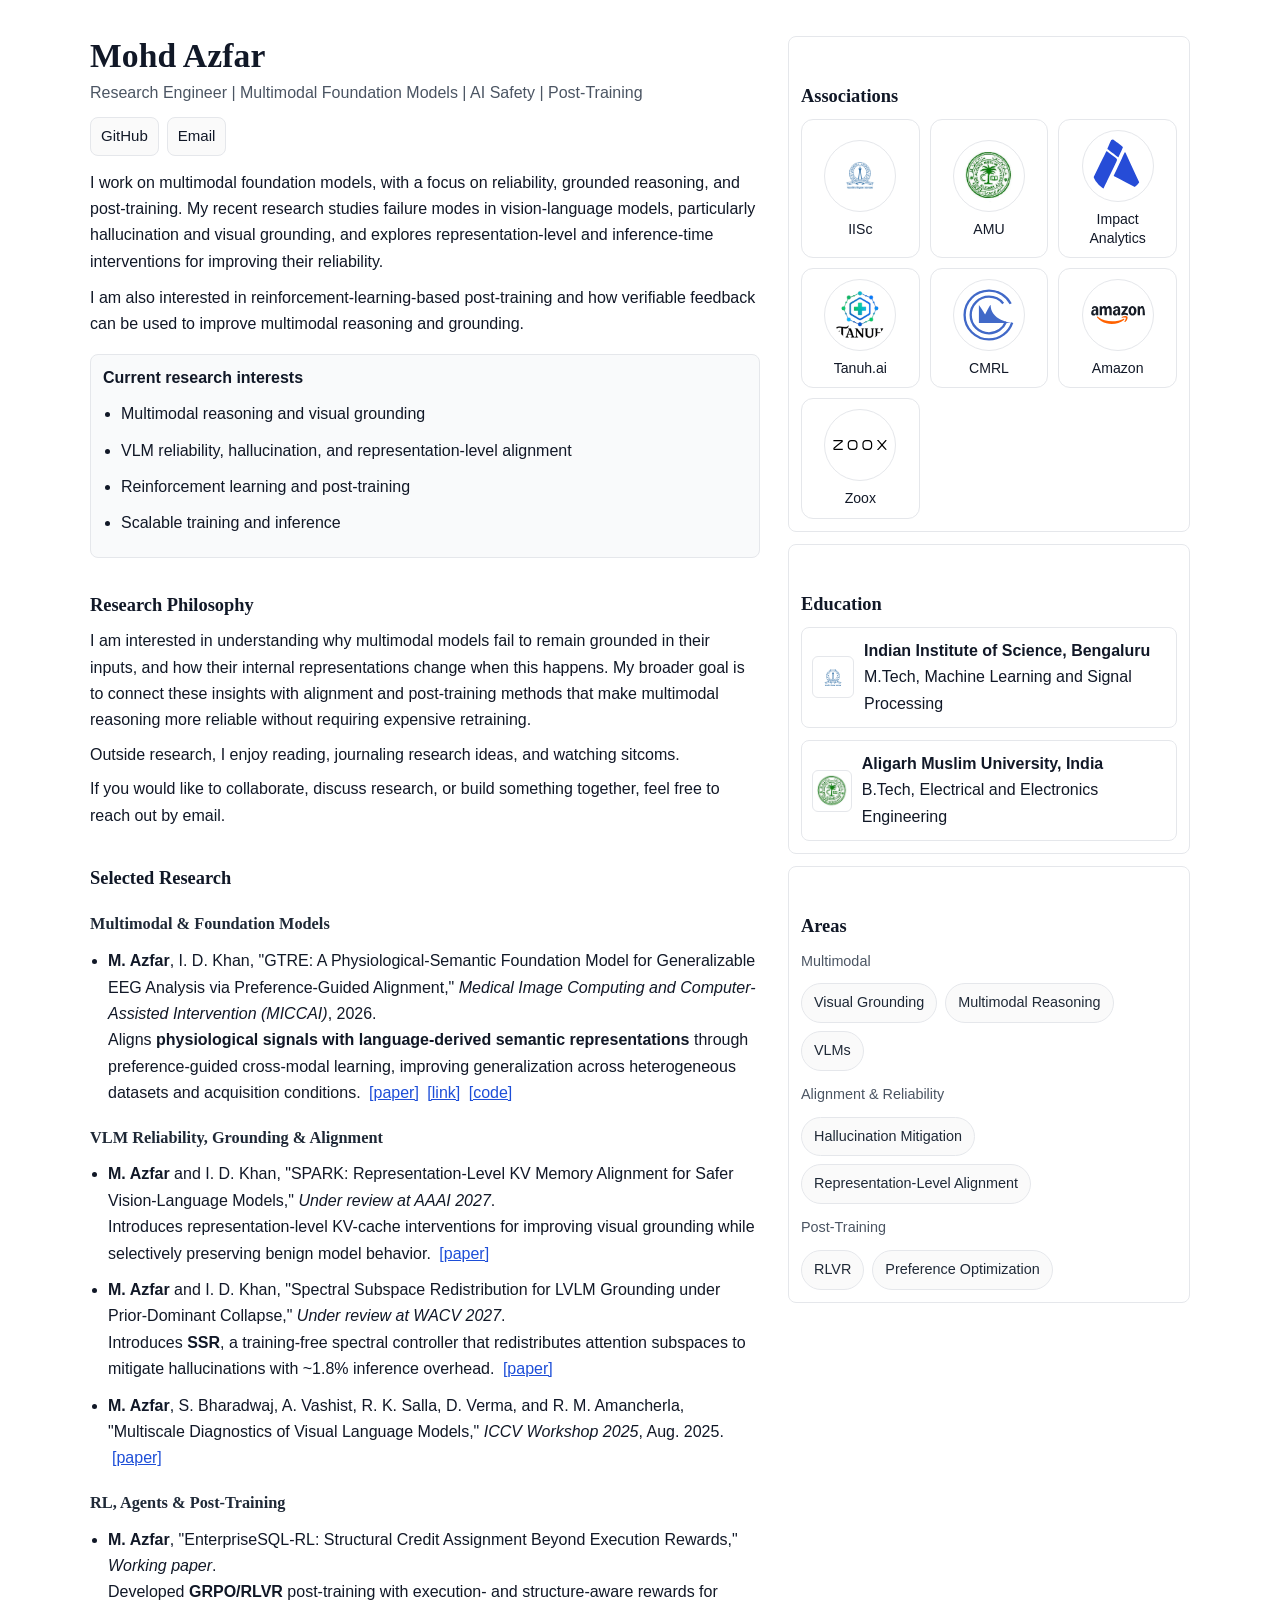
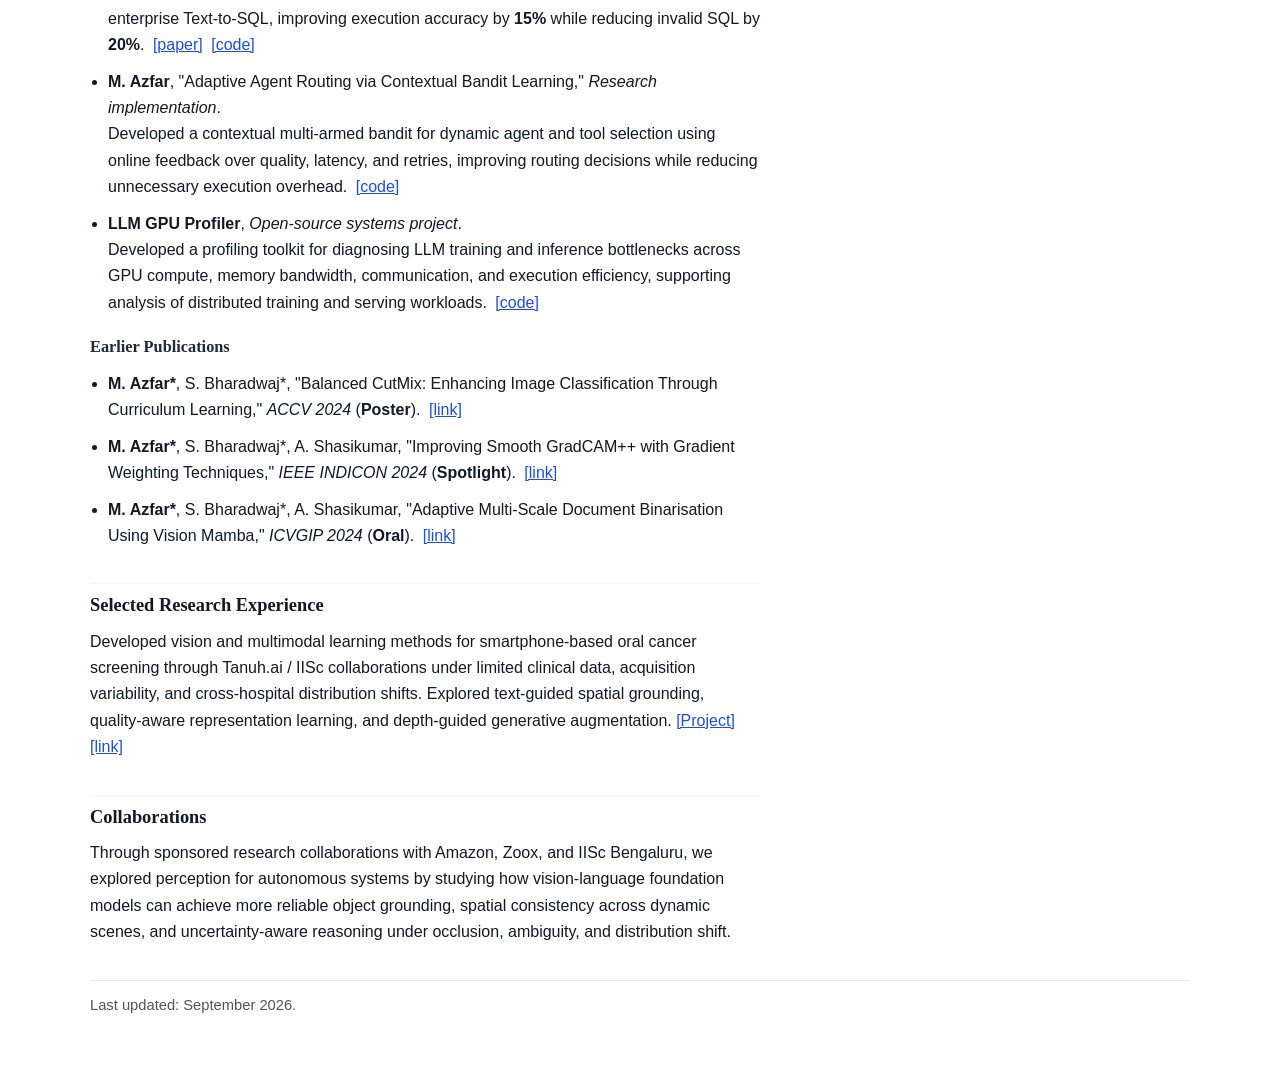
<file: index.html>
<!doctype html>
<html>
  <head>
    <meta charset="utf-8" />
    <meta name="viewport" content="width=device-width,initial-scale=1" />
    <title>Mohd Azfar | Research</title>
    <style>
      :root {
        --text: #111827;
        --muted: #4b5563;
        --link: #1d4ed8;
        --line: #e5e7eb;
      }
      body {
        margin: 0 auto;
        max-width: 1100px;
        padding: 36px 20px 56px;
        font-family: "Avenir Next", "Inter", -apple-system, BlinkMacSystemFont, "Segoe UI", Arial, sans-serif;
        background: #fff;
        color: var(--text);
        line-height: 1.65;
      }
      h1 {
        margin: 0 0 4px;
        font-size: 2.1rem;
        line-height: 1.2;
        font-family: "Iowan Old Style", "Palatino Linotype", Palatino, Georgia, serif;
        letter-spacing: 0.1px;
      }
      h2 {
        margin: 32px 0 8px;
        font-size: 1.15rem;
        font-family: "Iowan Old Style", "Palatino Linotype", Palatino, Georgia, serif;
      }
      h3 {
        margin: 18px 0 6px;
        font-size: 1.02rem;
        font-weight: 600;
        color: #1f2937;
        font-family: "Iowan Old Style", "Palatino Linotype", Palatino, Georgia, serif;
      }
      p { margin: 8px 0; }
      .layout {
        display: grid;
        grid-template-columns: minmax(0, 1fr);
        gap: 28px;
      }
      .main {
        min-width: 0;
      }
      .side {
        min-width: 0;
      }
      .panel {
        border: 1px solid var(--line);
        border-radius: 8px;
        padding: 12px;
        background: #fff;
        margin-bottom: 12px;
      }
      .about {
        margin-top: 8px;
      }
      .about p {
        margin: 10px 0;
      }
      .tagline {
        margin: 0 0 14px;
        color: var(--muted);
        font-weight: 500;
      }
      .tagline-row {
        display: flex;
        flex-wrap: wrap;
        align-items: center;
        gap: 10px;
        margin-bottom: 14px;
      }
      .tagline-row .tagline {
        margin: 0;
      }
      .quick-links {
        display: inline-flex;
        flex-wrap: wrap;
        gap: 8px;
      }
      .links {
        display: flex; flex-wrap: wrap;
        gap: 10px;
        margin-top: 12px;
      }
      .button {
        display: inline-block; padding: 6px 10px;
        border: 1px solid var(--line);
        border-radius: 8px;
        text-decoration: none;
        color: var(--text);
        background: #fafafa;
        font-size: 0.94rem;
      }
      .highlight {
        margin-top: 16px; padding: 10px 12px;
        background: #f9fafb;
        border: 1px solid var(--line);
        border-radius: 8px;
      }
      .highlight ul {
        margin: 8px 0 0;
      }
      .highlight li {
        margin: 4px 0;
      }
      .research-philosophy {
        margin-top: 14px;
      }
      .compact-list {
        list-style: none;
        margin: 0;
        padding: 0;
      }
      .compact-list li {
        margin: 8px 0;
        padding-left: 0;
      }
      .assoc-grid {
        display: grid;
        grid-template-columns: repeat(2, minmax(0, 1fr));
        gap: 10px;
      }
      .assoc-item {
        border: 1px solid var(--line);
        border-radius: 12px;
        padding: 10px 8px;
        display: flex;
        flex-direction: column;
        align-items: center;
        justify-content: center;
        text-align: center;
        gap: 8px;
        font-size: 0.88rem;
        line-height: 1.3;
      }
      .assoc-logo {
        width: 54px;
        height: 54px;
        object-fit: contain;
        border-radius: 999px;
        border: 1px solid var(--line);
        background: #fff;
        padding: 8px;
      }
      .chip-cloud {
        display: flex;
        flex-wrap: wrap;
        gap: 8px;
        margin-top: 10px;
      }
      .chip {
        display: inline-flex;
        align-items: center;
        border: 1px solid var(--line);
        border-radius: 999px;
        padding: 7px 12px;
        font-size: 0.9rem;
        background: #fafafa;
        color: #1f2937;
      }
      .area-group {
        margin-top: 12px;
      }
      .area-group:first-of-type {
        margin-top: 0;
      }
      .area-title {
        display: block;
        font-size: 0.9rem;
        color: var(--muted);
        margin-bottom: 6px;
      }
      .new-tag {
        margin-left: 4px;
      }
      .edu-grid {
        display: grid; grid-template-columns: 1fr;
        gap: 12px;
      }
      .edu-card {
        border: 1px solid var(--line);
        border-radius: 8px;
        padding: 10px;
        background: #fff;
      }
      .edu-head {
        display: flex; align-items: center; gap: 10px;
      }
      .logo {
        width: 34px; height: 34px;
        object-fit: contain;
        border-radius: 6px;
        background: #fff;
        border: 1px solid var(--line);
        padding: 3px;
      }
      .main ul { margin: 6px 0 2px; padding-left: 18px; }
      .main li { margin: 10px 0; }
      .main li a { margin-left: 4px; white-space: nowrap; }
      .main > h2 {
        margin-top: 34px;
        padding-top: 6px;
        border-top: 1px solid #f3f4f6;
      }
      .main > h2:first-of-type {
        border-top: none;
        padding-top: 0;
      }
      ul { margin: 8px 0 0; padding-left: 18px; }
      li { margin: 8px 0; }
      a { color: var(--link); }
      .muted { color: var(--muted); }
      footer {
        margin-top: 26px;
        color: var(--muted);
        font-size: 0.92rem;
        border-top: 1px solid var(--line);
        padding-top: 12px;
      }
      @media (min-width: 860px) {
        .layout {
          grid-template-columns: minmax(0, 1.25fr) minmax(260px, 0.75fr);
          align-items: start;
        }
        .side {
          position: sticky;
          top: 18px;
        }
        .edu-grid {
          grid-template-columns: 1fr;
        }
      }
      @media (min-width: 980px) {
        .assoc-grid {
          grid-template-columns: repeat(3, minmax(0, 1fr));
        }
      }
    </style>
  </head>
  <body>
    <div class="layout">
      <main class="main">
        <h1>Mohd Azfar</h1>
        <div class="tagline-row">
          <p class="tagline">Research Engineer | Multimodal Foundation Models | AI Safety | Post-Training</p>
          <div class="quick-links">
            <a class="button" href="https://github.com/AZFAR176">GitHub</a>
            <a class="button" href="mailto:azfar45@gmail.com">Email</a>
          </div>
        </div>
        <div class="about">
          <p>
            I work on multimodal foundation models, with a focus on reliability, grounded
            reasoning, and post-training. My recent research studies failure modes in
            vision-language models, particularly hallucination and visual grounding, and explores
            representation-level and inference-time interventions for improving their reliability.
          </p>
          <p>
            I am also interested in reinforcement-learning-based post-training and how verifiable
            feedback can be used to improve multimodal reasoning and grounding.
          </p>
        </div>

        <div class="highlight">
          <strong>Current research interests</strong>
          <ul>
            <li>Multimodal reasoning and visual grounding</li>
            <li>VLM reliability, hallucination, and representation-level alignment</li>
            <li>Reinforcement learning and post-training</li>
            <li>Scalable training and inference</li>
          </ul>
        </div>
        <div class="research-philosophy">
          <h2>Research Philosophy</h2>
          <p>
            I am interested in understanding why multimodal models fail to remain grounded in their
            inputs, and how their internal representations change when this happens. My broader goal
            is to connect these insights with alignment and post-training methods that make
            multimodal reasoning more reliable without requiring expensive retraining.
          </p>
        </div>
        <p>
          Outside research, I enjoy reading, journaling research ideas, and watching sitcoms.
        </p>
        <p>
          If you would like to collaborate, discuss research, or build something together, feel free
          to reach out by email.
        </p>

        <h2>Selected Research</h2>

        <h3>Multimodal &amp; Foundation Models</h3>
        <ul>
          <li>
            <strong>M. Azfar</strong>, I. D. Khan, "GTRE: A Physiological-Semantic Foundation Model
            for Generalizable EEG Analysis via Preference-Guided Alignment,"
            <em>Medical Image Computing and Computer-Assisted Intervention (MICCAI)</em>, 2026.
            <br />
            Aligns <strong>physiological signals with language-derived semantic representations</strong>
            through preference-guided cross-modal learning, improving generalization across
            heterogeneous datasets and acquisition conditions.
            <a href="https://drive.google.com/file/d/1Hyg6BrnrAS3Ujw38WboSovMrlEZz4kcX/view?usp=sharing">[paper]</a>
            <a href="https://drive.google.com/file/d/1PhVH8EvVGTHi2NHqk41rSpE3ggIUJ93-/view?usp=drive_link">[link]</a>
            <a href="https://github.com/AZFAR176/GTRE-">[code]</a>
          </li>
        </ul>

        <h3>VLM Reliability, Grounding &amp; Alignment</h3>
        <ul>
          <li>
            <strong>M. Azfar</strong> and I. D. Khan,
            "SPARK: Representation-Level KV Memory Alignment for Safer Vision-Language Models,"
            <em>Under review at AAAI 2027</em>.
            <br />
            Introduces representation-level KV-cache interventions for improving visual grounding
            while selectively preserving benign model behavior.
            <a href="https://arxiv.org/pdf/2609.14258">[paper]</a>
          </li>
          <li>
            <strong>M. Azfar</strong> and I. D. Khan,
            "Spectral Subspace Redistribution for LVLM Grounding under Prior-Dominant Collapse,"
            <em>Under review at WACV 2027</em>.
            <br />
            Introduces <strong>SSR</strong>, a training-free spectral controller that redistributes
            attention subspaces to mitigate hallucinations with ~1.8% inference overhead.
            <a href="https://drive.google.com/file/d/1JaJ2Kip2W7fhV45wzEcK1ykvJdPXO3st/view?usp=sharing">[paper]</a>
          </li>
          <li>
            <strong>M. Azfar</strong>, S. Bharadwaj, A. Vashist, R. K. Salla, D. Verma, and
            R. M. Amancherla, "Multiscale Diagnostics of Visual Language Models,"
            <em>ICCV Workshop 2025</em>, Aug. 2025.
            <a href="https://drive.google.com/file/d/1X8sgpmNBwMt0rCEsAwdg7KiBl6ffQj7f/view?usp=drive_link">[paper]</a>
          </li>
        </ul>

        <h3>RL, Agents &amp; Post-Training</h3>
        <ul>
          <li>
            <strong>M. Azfar</strong>, "EnterpriseSQL-RL: Structural Credit Assignment Beyond
            Execution Rewards," <em>Working paper</em>.
            <br />
            Developed <strong>GRPO/RLVR</strong> post-training with execution- and structure-aware
            rewards for enterprise Text-to-SQL, improving execution accuracy by <strong>15%</strong>
            while reducing invalid SQL by <strong>20%</strong>.
            <a href="https://drive.google.com/file/d/1VLNaSUlqKvdjoW_CC5l3RoCbU4gyEYBM/view?usp=sharing">[paper]</a>
            <a href="https://github.com/AZFAR176/Text-to-SQL-RL-Pipeline">[code]</a>
          </li>
          <li>
            <strong>M. Azfar</strong>, "Adaptive Agent Routing via Contextual Bandit Learning,"
            <em>Research implementation</em>.
            <br />
            Developed a contextual multi-armed bandit for dynamic agent and tool selection using
            online feedback over quality, latency, and retries, improving routing decisions while
            reducing unnecessary execution overhead.
            <a href="https://github.com/AZFAR176/Contextual-Bandits-For-Multi-Agent-Systems">[code]</a>
          </li>
          <li>
            <strong>LLM GPU Profiler</strong>, <em>Open-source systems project</em>.
            <br />
            Developed a profiling toolkit for diagnosing LLM training and inference bottlenecks
            across GPU compute, memory bandwidth, communication, and execution efficiency,
            supporting analysis of distributed training and serving workloads.
            <a href="https://github.com/AZFAR176/LLm-Gpu-Profiler">[code]</a>
          </li>
        </ul>

        <h3>Earlier Publications</h3>
        <ul>
          <li>
            <strong>M. Azfar*</strong>, S. Bharadwaj*, "Balanced CutMix: Enhancing Image
            Classification Through Curriculum Learning," <em>ACCV 2024</em> (<strong>Poster</strong>).
            <a href="https://openreview.net/forum?id=viJW1oihrG">[link]</a>
          </li>
          <li>
            <strong>M. Azfar*</strong>, S. Bharadwaj*, A. Shasikumar, "Improving Smooth GradCAM++
            with Gradient Weighting Techniques," <em>IEEE INDICON 2024</em>
            (<strong>Spotlight</strong>).
            <a href="https://ieeexplore.ieee.org/document/10958549">[link]</a>
          </li>
          <li>
            <strong>M. Azfar*</strong>, S. Bharadwaj*, A. Shasikumar,
            "Adaptive Multi-Scale Document Binarisation Using Vision Mamba," <em>ICVGIP 2024</em>
            (<strong>Oral</strong>).
            <a href="https://arxiv.org/abs/2410.22811">[link]</a>
          </li>
        </ul>

        <h2>Selected Research Experience</h2>
        <p>
          Developed vision and multimodal learning methods for smartphone-based oral cancer
          screening through Tanuh.ai / IISc collaborations under limited clinical data,
          acquisition variability, and cross-hospital distribution shifts. Explored text-guided
          spatial grounding, quality-aware representation learning, and depth-guided generative
          augmentation.
          <a href="https://drive.google.com/file/d/1Csbd5pU62mBTB8BJAMxvM7r9XBTa-Ak2/view?usp=sharing">[Project]</a>
          <a href="https://www.tanuh.ai/solutions/oral-cancer">[link]</a>
        </p>
        <h2>Collaborations</h2>
        <p>
          Through sponsored research collaborations with Amazon, Zoox, and IISc Bengaluru, we explored
          perception for autonomous systems by studying how vision-language foundation models can achieve
          more reliable object grounding, spatial consistency across dynamic scenes, and uncertainty-aware
          reasoning under occlusion, ambiguity, and distribution shift.
        </p>
      </main>

      <aside class="side">
        <section class="panel">
          <h2>Associations</h2>
          <div class="assoc-grid">
            <div class="assoc-item"><img class="assoc-logo" src="assets/logos/iisc.png" alt="IISc logo" />IISc</div>
            <div class="assoc-item"><img class="assoc-logo" src="assets/logos/amu.jpg" alt="AMU logo" />AMU</div>
            <div class="assoc-item"><img class="assoc-logo" src="assets/logos/impact-analytics.svg" alt="Impact Analytics logo" />Impact Analytics</div>
            <div class="assoc-item"><img class="assoc-logo" src="assets/logos/tanuh.png" alt="Tanuh logo" />Tanuh.ai</div>
            <div class="assoc-item"><img class="assoc-logo" src="assets/logos/cmrl.svg" alt="CMRL logo" />CMRL</div>
            <div class="assoc-item"><img class="assoc-logo" src="assets/logos/amazon.svg" alt="Amazon logo" />Amazon</div>
            <div class="assoc-item"><img class="assoc-logo" src="assets/logos/zoox.svg" alt="Zoox logo" />Zoox</div>
          </div>
        </section>

        <section class="panel">
          <h2>Education</h2>
          <div class="edu-grid">
            <div class="edu-card">
              <div class="edu-head">
                <img class="logo" src="assets/logos/iisc.png" alt="IISc logo" />
                <div>
                  <strong>Indian Institute of Science, Bengaluru</strong><br />
                  M.Tech, Machine Learning and Signal Processing
                </div>
              </div>
            </div>
            <div class="edu-card">
              <div class="edu-head">
                <img class="logo" src="assets/logos/amu.jpg" alt="AMU logo" />
                <div>
                  <strong>Aligarh Muslim University, India</strong><br />
                  B.Tech, Electrical and Electronics Engineering
                </div>
              </div>
            </div>
          </div>
        </section>

        <section class="panel">
          <h2>Areas</h2>
          <div class="area-group">
            <span class="area-title">Multimodal</span>
            <div class="chip-cloud">
              <span class="chip">Visual Grounding</span>
              <span class="chip">Multimodal Reasoning</span>
              <span class="chip">VLMs</span>
            </div>
          </div>
          <div class="area-group">
            <span class="area-title">Alignment &amp; Reliability</span>
            <div class="chip-cloud">
              <span class="chip">Hallucination Mitigation</span>
              <span class="chip">Representation-Level Alignment</span>
            </div>
          </div>
          <div class="area-group">
            <span class="area-title">Post-Training</span>
            <div class="chip-cloud">
              <span class="chip">RLVR</span>
              <span class="chip">Preference Optimization</span>
            </div>
          </div>
        </section>
      </aside>
    </div>

    <footer>
      Last updated: September 2026.
    </footer>
  </body>
</html>
</file>
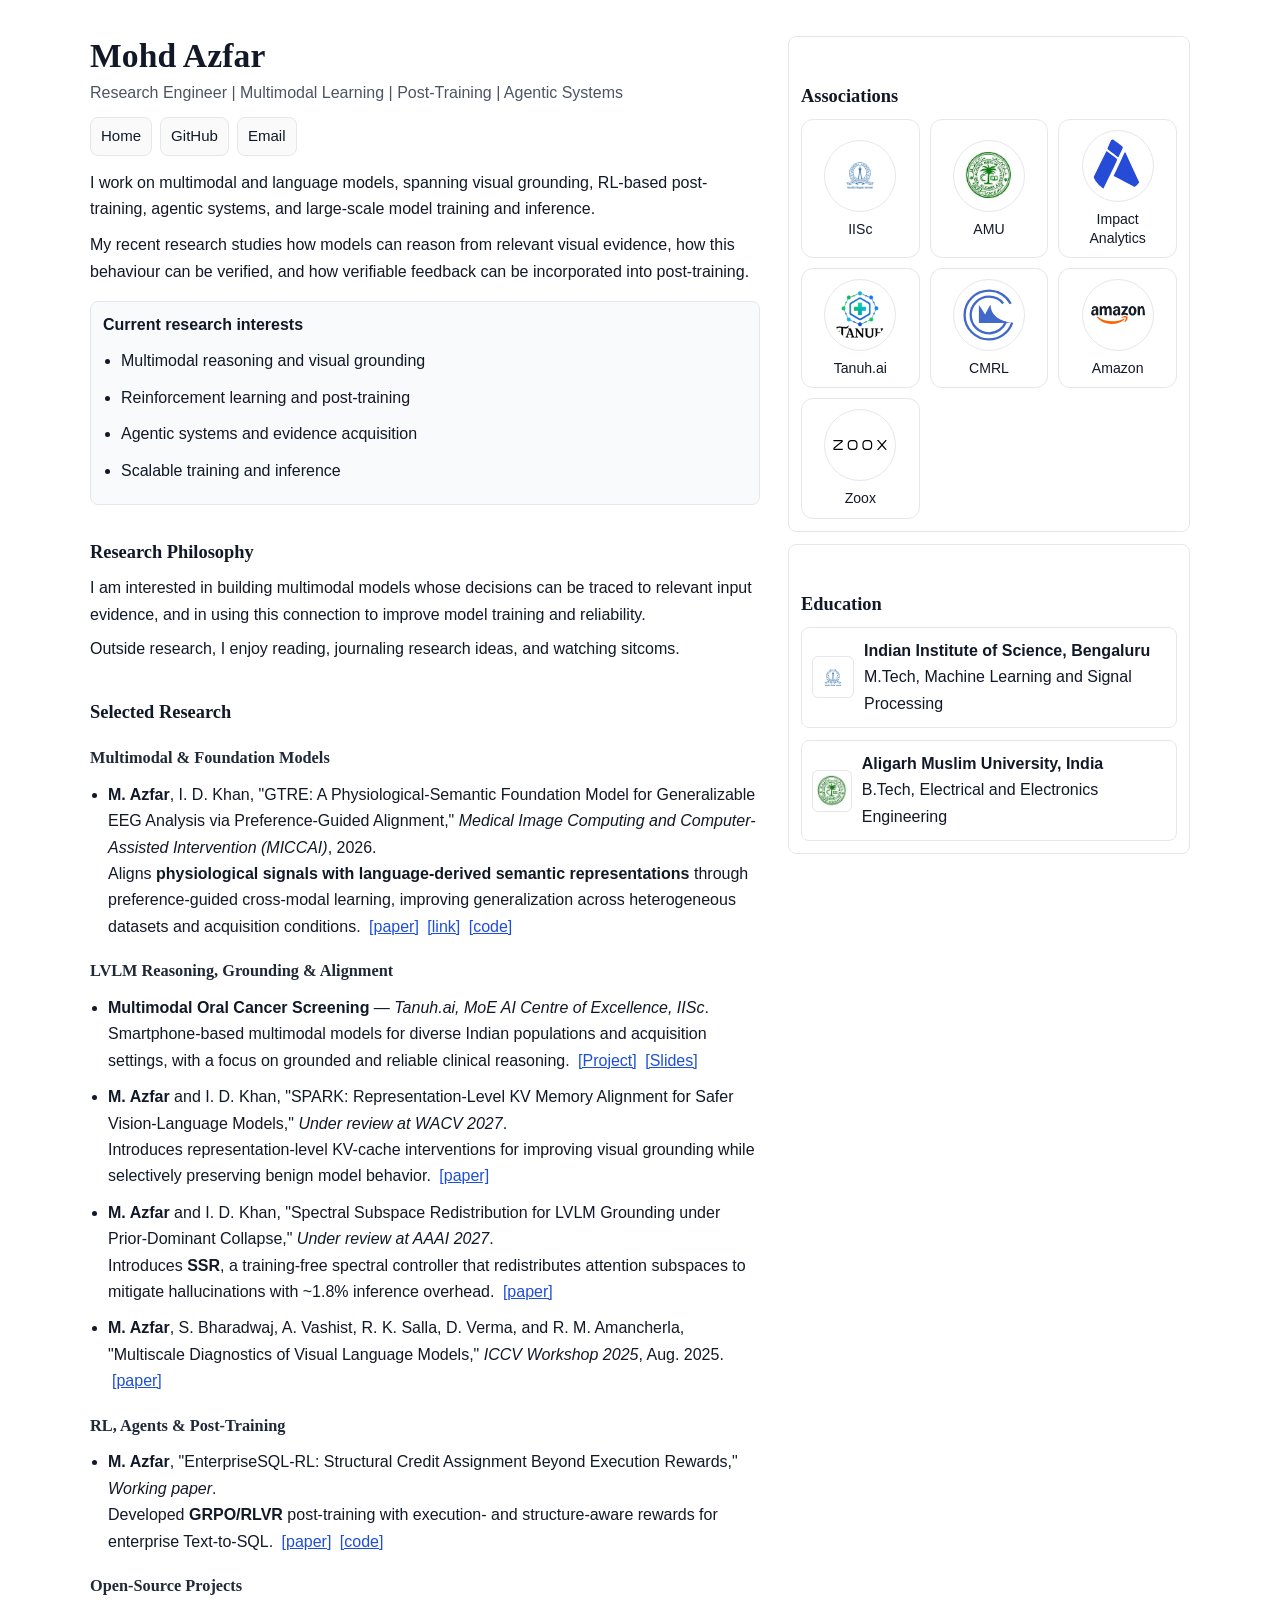
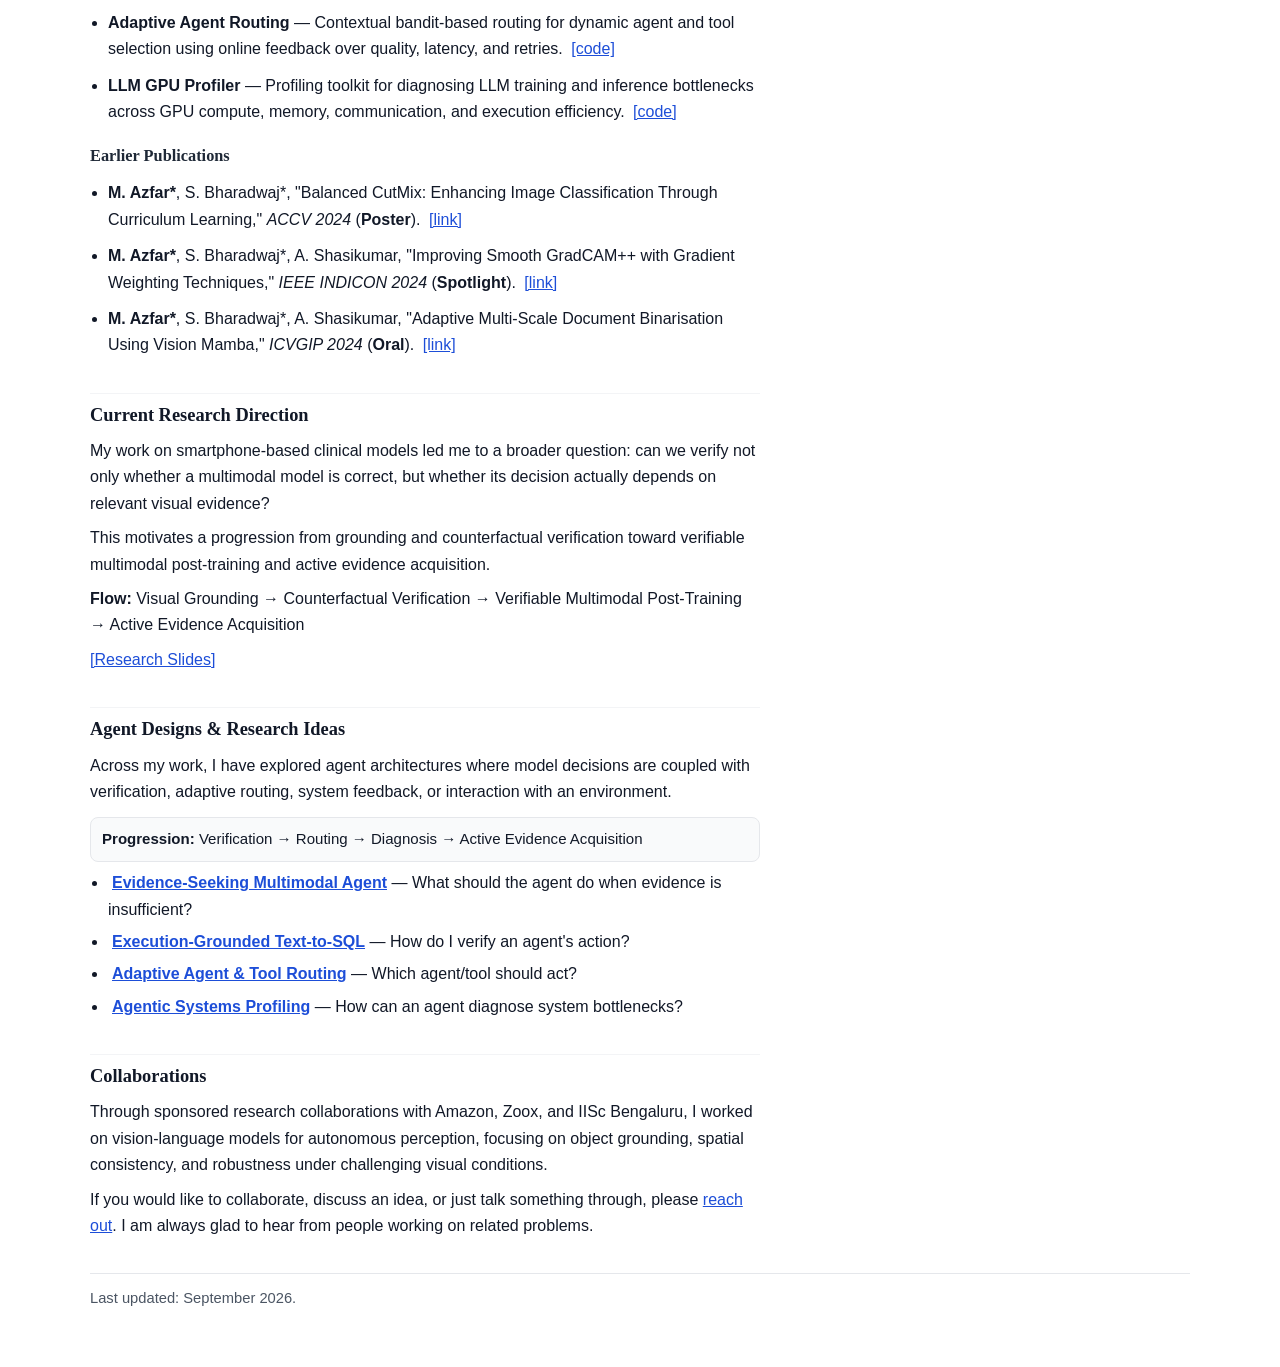
<file: bio/index.html>
<!doctype html>
<html>
  <head>
    <meta charset="utf-8" />
    <meta name="viewport" content="width=device-width,initial-scale=1" />
    <title>Mohd Azfar | Research</title>
    <style>
      :root {
        --text: #111827;
        --muted: #4b5563;
        --link: #1d4ed8;
        --line: #e5e7eb;
      }
      body {
        margin: 0 auto;
        max-width: 1100px;
        padding: 36px 20px 56px;
        font-family: "Avenir Next", "Inter", -apple-system, BlinkMacSystemFont, "Segoe UI", Arial, sans-serif;
        background: #fff;
        color: var(--text);
        line-height: 1.65;
      }
      h1 {
        margin: 0 0 4px;
        font-size: 2.1rem;
        line-height: 1.2;
        font-family: "Iowan Old Style", "Palatino Linotype", Palatino, Georgia, serif;
        letter-spacing: 0.1px;
      }
      h2 {
        margin: 32px 0 8px;
        font-size: 1.15rem;
        font-family: "Iowan Old Style", "Palatino Linotype", Palatino, Georgia, serif;
      }
      h3 {
        margin: 18px 0 6px;
        font-size: 1.02rem;
        font-weight: 600;
        color: #1f2937;
        font-family: "Iowan Old Style", "Palatino Linotype", Palatino, Georgia, serif;
      }
      p { margin: 8px 0; }
      .layout {
        display: grid;
        grid-template-columns: minmax(0, 1fr);
        gap: 28px;
      }
      .main {
        min-width: 0;
      }
      .side {
        min-width: 0;
      }
      .panel {
        border: 1px solid var(--line);
        border-radius: 8px;
        padding: 12px;
        background: #fff;
        margin-bottom: 12px;
      }
      .about {
        margin-top: 8px;
      }
      .about p {
        margin: 10px 0;
      }
      .tagline {
        margin: 0 0 14px;
        color: var(--muted);
        font-weight: 500;
      }
      .tagline-row {
        display: flex;
        flex-wrap: wrap;
        align-items: center;
        gap: 10px;
        margin-bottom: 14px;
      }
      .tagline-row .tagline {
        margin: 0;
      }
      .quick-links {
        display: inline-flex;
        flex-wrap: wrap;
        gap: 8px;
      }
      .links {
        display: flex; flex-wrap: wrap;
        gap: 10px;
        margin-top: 12px;
      }
      .button {
        display: inline-block; padding: 6px 10px;
        border: 1px solid var(--line);
        border-radius: 8px;
        text-decoration: none;
        color: var(--text);
        background: #fafafa;
        font-size: 0.94rem;
      }
      .highlight {
        margin-top: 16px; padding: 10px 12px;
        background: #f9fafb;
        border: 1px solid var(--line);
        border-radius: 8px;
      }
      .highlight ul {
        margin: 8px 0 0;
      }
      .highlight li {
        margin: 4px 0;
      }
      .research-philosophy {
        margin-top: 14px;
      }
      .compact-list {
        list-style: none;
        margin: 0;
        padding: 0;
      }
      .compact-list li {
        margin: 8px 0;
        padding-left: 0;
      }
      .assoc-grid {
        display: grid;
        grid-template-columns: repeat(2, minmax(0, 1fr));
        gap: 10px;
      }
      .assoc-item {
        border: 1px solid var(--line);
        border-radius: 12px;
        padding: 10px 8px;
        display: flex;
        flex-direction: column;
        align-items: center;
        justify-content: center;
        text-align: center;
        gap: 8px;
        font-size: 0.88rem;
        line-height: 1.3;
      }
      .assoc-logo {
        width: 54px;
        height: 54px;
        object-fit: contain;
        border-radius: 999px;
        border: 1px solid var(--line);
        background: #fff;
        padding: 8px;
      }
      .edu-grid {
        display: grid; grid-template-columns: 1fr;
        gap: 12px;
      }
      .edu-card {
        border: 1px solid var(--line);
        border-radius: 8px;
        padding: 10px;
        background: #fff;
      }
      .edu-head {
        display: flex; align-items: center; gap: 10px;
      }
      .logo {
        width: 34px; height: 34px;
        object-fit: contain;
        border-radius: 6px;
        background: #fff;
        border: 1px solid var(--line);
        padding: 3px;
      }
      .main ul { margin: 6px 0 2px; padding-left: 18px; }
      .main li { margin: 10px 0; }
      .main li a { margin-left: 4px; white-space: nowrap; }
      .main > h2 {
        margin-top: 34px;
        padding-top: 6px;
        border-top: 1px solid #f3f4f6;
      }
      .main > h2:first-of-type {
        border-top: none;
        padding-top: 0;
      }
      ul { margin: 8px 0 0; padding-left: 18px; }
      li { margin: 8px 0; }
      a { color: var(--link); }
      .muted { color: var(--muted); }
      footer {
        margin-top: 26px;
        color: var(--muted);
        font-size: 0.92rem;
        border-top: 1px solid var(--line);
        padding-top: 12px;
      }
      .agent-progress {
        margin: 12px 0 8px;
        padding: 9px 11px;
        background: #f9fafb;
        border: 1px solid var(--line);
        border-radius: 8px;
        font-size: 0.94rem;
      }
      .agent-visual {
        margin: 8px 0 0;
        padding-left: 18px;
      }
      .agent-visual li {
        margin: 6px 0;
      }
      @media (min-width: 860px) {
        .layout {
          grid-template-columns: minmax(0, 1.25fr) minmax(260px, 0.75fr);
          align-items: start;
        }
        .side {
          position: sticky;
          top: 18px;
        }
        .edu-grid {
          grid-template-columns: 1fr;
        }
      }
      @media (min-width: 980px) {
        .assoc-grid {
          grid-template-columns: repeat(3, minmax(0, 1fr));
        }
      }
    </style>
  </head>
  <body>
    <div class="layout">
      <main class="main">
        <h1>Mohd Azfar</h1>
        <div class="tagline-row">
          <p class="tagline">Research Engineer | Multimodal Learning | Post-Training | Agentic Systems</p>
          <div class="quick-links">
            <a class="button" href="../index.html">Home</a>
            <a class="button" href="https://github.com/AZFAR176">GitHub</a>
            <a class="button" href="mailto:azfar45@gmail.com">Email</a>
          </div>
        </div>
        <div class="about">
          <p>
            I work on multimodal and language models, spanning visual grounding, RL-based
            post-training, agentic systems, and large-scale model training and inference.
          </p>
          <p>
            My recent research studies how models can reason from relevant visual evidence, how
            this behaviour can be verified, and how verifiable feedback can be incorporated into
            post-training.
          </p>
        </div>

        <div class="highlight">
          <strong>Current research interests</strong>
          <ul>
            <li>Multimodal reasoning and visual grounding</li>
            <li>Reinforcement learning and post-training</li>
            <li>Agentic systems and evidence acquisition</li>
            <li>Scalable training and inference</li>
          </ul>
        </div>
        <div class="research-philosophy">
          <h2>Research Philosophy</h2>
          <p>
            I am interested in building multimodal models whose decisions can be traced to relevant
            input evidence, and in using this connection to improve model training and reliability.
          </p>
        </div>
        <p>
          Outside research, I enjoy reading, journaling research ideas, and watching sitcoms.
        </p>

        <h2>Selected Research</h2>

        <h3>Multimodal &amp; Foundation Models</h3>
        <ul>
          <li>
            <strong>M. Azfar</strong>, I. D. Khan, "GTRE: A Physiological-Semantic Foundation Model
            for Generalizable EEG Analysis via Preference-Guided Alignment,"
            <em>Medical Image Computing and Computer-Assisted Intervention (MICCAI)</em>, 2026.
            <br />
            Aligns <strong>physiological signals with language-derived semantic representations</strong>
            through preference-guided cross-modal learning, improving generalization across
            heterogeneous datasets and acquisition conditions.
            <a href="https://drive.google.com/file/d/1Hyg6BrnrAS3Ujw38WboSovMrlEZz4kcX/view?usp=sharing">[paper]</a>
            <a href="https://drive.google.com/file/d/1PhVH8EvVGTHi2NHqk41rSpE3ggIUJ93-/view?usp=drive_link">[link]</a>
            <a href="https://github.com/AZFAR176/GTRE-">[code]</a>
          </li>
        </ul>

        <h3>LVLM Reasoning, Grounding &amp; Alignment</h3>
        <ul>
          <li>
            <strong>Multimodal Oral Cancer Screening</strong> — <em>Tanuh.ai, MoE AI Centre of
            Excellence, IISc</em>. Smartphone-based multimodal models for diverse Indian
            populations and acquisition settings, with a focus on grounded and reliable clinical
            reasoning.
            <a href="https://www.tanuh.ai/solutions/oral-cancer">[Project]</a>
            <a href="https://drive.google.com/file/d/1KUR3_N1M3H1WIETI76W7KyK602W04f_4/view?usp=sharing">[Slides]</a>
          </li>
          <li>
            <strong>M. Azfar</strong> and I. D. Khan,
            "SPARK: Representation-Level KV Memory Alignment for Safer Vision-Language Models,"
            <em>Under review at WACV 2027</em>.
            <br />
            Introduces representation-level KV-cache interventions for improving visual grounding
            while selectively preserving benign model behavior.
            <a href="https://arxiv.org/pdf/2609.14258">[paper]</a>
          </li>
          <li>
            <strong>M. Azfar</strong> and I. D. Khan,
            "Spectral Subspace Redistribution for LVLM Grounding under Prior-Dominant Collapse,"
            <em>Under review at AAAI 2027</em>.
            <br />
            Introduces <strong>SSR</strong>, a training-free spectral controller that redistributes
            attention subspaces to mitigate hallucinations with ~1.8% inference overhead.
            <a href="https://drive.google.com/file/d/1JaJ2Kip2W7fhV45wzEcK1ykvJdPXO3st/view?usp=sharing">[paper]</a>
          </li>
          <li>
            <strong>M. Azfar</strong>, S. Bharadwaj, A. Vashist, R. K. Salla, D. Verma, and
            R. M. Amancherla, "Multiscale Diagnostics of Visual Language Models,"
            <em>ICCV Workshop 2025</em>, Aug. 2025.
            <a href="https://drive.google.com/file/d/1X8sgpmNBwMt0rCEsAwdg7KiBl6ffQj7f/view?usp=drive_link">[paper]</a>
          </li>
        </ul>

        <h3>RL, Agents &amp; Post-Training</h3>
        <ul>
          <li>
            <strong>M. Azfar</strong>, "EnterpriseSQL-RL: Structural Credit Assignment Beyond
            Execution Rewards," <em>Working paper</em>.
            <br />
            Developed <strong>GRPO/RLVR</strong> post-training with execution- and structure-aware
            rewards for enterprise Text-to-SQL.
            <a href="https://drive.google.com/file/d/1VLNaSUlqKvdjoW_CC5l3RoCbU4gyEYBM/view?usp=sharing">[paper]</a>
            <a href="https://github.com/AZFAR176/Text-to-SQL-RL-Pipeline">[code]</a>
          </li>
        </ul>

        <h3>Open-Source Projects</h3>
        <ul>
          <li>
            <strong>Adaptive Agent Routing</strong> — Contextual bandit-based routing for dynamic
            agent and tool selection using online feedback over quality, latency, and retries.
            <a href="https://github.com/AZFAR176/Contextual-Bandits-For-Multi-Agent-Systems">[code]</a>
          </li>
          <li>
            <strong>LLM GPU Profiler</strong> — Profiling toolkit for diagnosing LLM training and
            inference bottlenecks across GPU compute, memory, communication, and execution efficiency.
            <a href="https://github.com/AZFAR176/LLm-Gpu-Profiler">[code]</a>
          </li>
        </ul>

        <h3>Earlier Publications</h3>
        <ul>
          <li>
            <strong>M. Azfar*</strong>, S. Bharadwaj*, "Balanced CutMix: Enhancing Image
            Classification Through Curriculum Learning," <em>ACCV 2024</em> (<strong>Poster</strong>).
            <a href="https://openreview.net/forum?id=viJW1oihrG">[link]</a>
          </li>
          <li>
            <strong>M. Azfar*</strong>, S. Bharadwaj*, A. Shasikumar, "Improving Smooth GradCAM++
            with Gradient Weighting Techniques," <em>IEEE INDICON 2024</em>
            (<strong>Spotlight</strong>).
            <a href="https://ieeexplore.ieee.org/document/10958549">[link]</a>
          </li>
          <li>
            <strong>M. Azfar*</strong>, S. Bharadwaj*, A. Shasikumar,
            "Adaptive Multi-Scale Document Binarisation Using Vision Mamba," <em>ICVGIP 2024</em>
            (<strong>Oral</strong>).
            <a href="https://arxiv.org/abs/2410.22811">[link]</a>
          </li>
        </ul>

        <h2>Current Research Direction</h2>
        <p>
          My work on smartphone-based clinical models led me to a broader question: can we verify
          not only whether a multimodal model is correct, but whether its decision actually depends
          on relevant visual evidence?
        </p>
        <p>
          This motivates a progression from grounding and counterfactual verification toward
          verifiable multimodal post-training and active evidence acquisition.
        </p>
        <p>
          <strong>Flow:</strong> Visual Grounding → Counterfactual Verification →
          Verifiable Multimodal Post-Training → Active Evidence Acquisition
        </p>
        <p>
          <a href="https://drive.google.com/file/d/1KUR3_N1M3H1WIETI76W7KyK602W04f_4/view?usp=sharing">[Research Slides]</a>
        </p>

        <h2>Agent Designs &amp; Research Ideas</h2>
        <p>
          Across my work, I have explored agent architectures where model decisions are coupled
          with verification, adaptive routing, system feedback, or interaction with an environment.
        </p>
        <p class="agent-progress">
          <strong>Progression:</strong> Verification → Routing → Diagnosis → Active Evidence Acquisition
        </p>
        <ul class="agent-visual">
          <li><a href="evidence-seeking/"><strong>Evidence-Seeking Multimodal Agent</strong></a> — What should the agent do when evidence is insufficient?</li>
          <li><a href="text-to-sql/"><strong>Execution-Grounded Text-to-SQL</strong></a> — How do I verify an agent's action?</li>
          <li><a href="routing/"><strong>Adaptive Agent &amp; Tool Routing</strong></a> — Which agent/tool should act?</li>
          <li><a href="profiler/"><strong>Agentic Systems Profiling</strong></a> — How can an agent diagnose system bottlenecks?</li>
        </ul>

        <h2>Collaborations</h2>
        <p>
          Through sponsored research collaborations with Amazon, Zoox, and IISc Bengaluru, I worked
          on vision-language models for autonomous perception, focusing on object grounding, spatial
          consistency, and robustness under challenging visual conditions.
        </p>
        <p>
          If you would like to collaborate, discuss an idea, or just talk something through,
          please <a href="mailto:azfar45@gmail.com">reach out</a>. I am always glad to hear
          from people working on related problems.
        </p>
      </main>

      <aside class="side">
        <section class="panel">
          <h2>Associations</h2>
          <div class="assoc-grid">
            <div class="assoc-item"><img class="assoc-logo" src="../assets/logos/iisc.png" alt="IISc logo" />IISc</div>
            <div class="assoc-item"><img class="assoc-logo" src="../assets/logos/amu.jpg" alt="AMU logo" />AMU</div>
            <div class="assoc-item"><img class="assoc-logo" src="../assets/logos/impact-analytics.svg" alt="Impact Analytics logo" />Impact Analytics</div>
            <div class="assoc-item"><img class="assoc-logo" src="../assets/logos/tanuh.png" alt="Tanuh logo" />Tanuh.ai</div>
            <div class="assoc-item"><img class="assoc-logo" src="../assets/logos/cmrl.svg" alt="CMRL logo" />CMRL</div>
            <div class="assoc-item"><img class="assoc-logo" src="../assets/logos/amazon.svg" alt="Amazon logo" />Amazon</div>
            <div class="assoc-item"><img class="assoc-logo" src="../assets/logos/zoox.svg" alt="Zoox logo" />Zoox</div>
          </div>
        </section>

        <section class="panel">
          <h2>Education</h2>
          <div class="edu-grid">
            <div class="edu-card">
              <div class="edu-head">
                <img class="logo" src="../assets/logos/iisc.png" alt="IISc logo" />
                <div>
                  <strong>Indian Institute of Science, Bengaluru</strong><br />
                  M.Tech, Machine Learning and Signal Processing
                </div>
              </div>
            </div>
            <div class="edu-card">
              <div class="edu-head">
                <img class="logo" src="../assets/logos/amu.jpg" alt="AMU logo" />
                <div>
                  <strong>Aligarh Muslim University, India</strong><br />
                  B.Tech, Electrical and Electronics Engineering
                </div>
              </div>
            </div>
          </div>
        </section>
      </aside>
    </div>

    <footer>
      Last updated: September 2026.
    </footer>
  </body>
</html>
</file>
